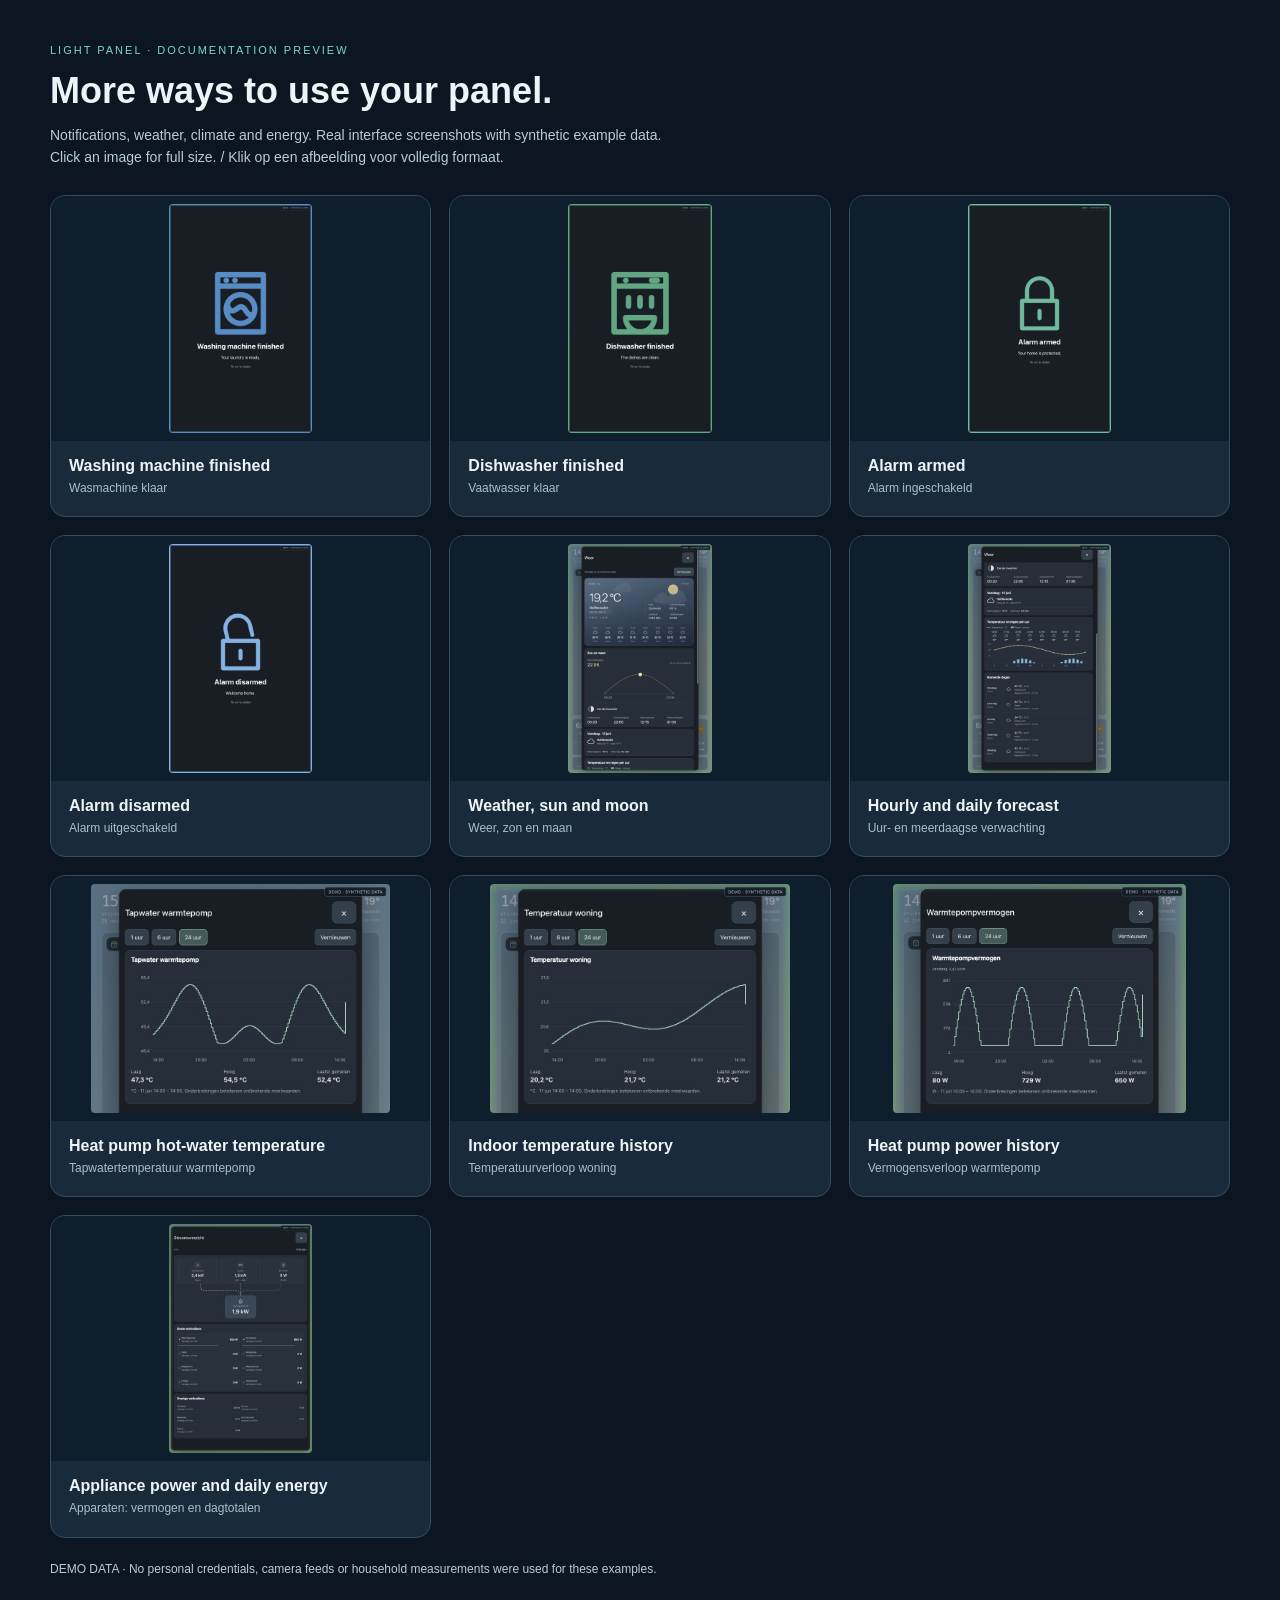
<file: docs/screenshots/index.html>
<!doctype html><html lang="en"><meta charset="utf-8"><meta name="viewport" content="width=device-width,initial-scale=1"><title>Light Panel · screenshot gallery</title><style>*{box-sizing:border-box}body{margin:0;background:#0b1622;color:#edf4f8;font-family:Arial,Helvetica,sans-serif}.wrap{max-width:1240px;margin:auto;padding:40px 30px}small{color:#79d8c2;letter-spacing:2px;font-size:11px}h1{font-size:36px;margin:12px 0}p{color:#b9cbd8;font-size:14px;line-height:1.6;margin:0 0 26px}.grid{display:grid;grid-template-columns:repeat(3,minmax(0,1fr));gap:18px}.card{text-decoration:none;color:inherit;border:1px solid #344d60;background:#192b3b;border-radius:15px;overflow:hidden;display:block}.picture{display:flex;align-items:center;justify-content:center;height:245px;background:#0f1e2c;padding:8px}.picture img{display:block;max-height:100%;max-width:100%;object-fit:contain;border-radius:4px}.card h2{font-size:16px;margin:16px 18px 4px}.card p{font-size:12px;margin:0 18px 18px;color:#a8bfce}.foot{margin-top:22px;font-size:12px}@media(max-width:700px){.grid{grid-template-columns:repeat(2,minmax(0,1fr))}.wrap{padding:24px 15px}.picture{height:210px}}@media(max-width:430px){.grid{grid-template-columns:1fr}}</style><main class="wrap"><small>LIGHT PANEL · DOCUMENTATION PREVIEW</small><h1>More ways to use your panel.</h1><p>Notifications, weather, climate and energy. Real interface screenshots with synthetic example data.<br>Click an image for full size. / Klik op een afbeelding voor volledig formaat.</p><div class="grid"><a class="card" href="washer-finished.jpg"><span class="picture"><img src="washer-finished.jpg" alt="Washing machine finished"></span><h2>Washing machine finished</h2><p>Wasmachine klaar</p></a><a class="card" href="dishwasher-finished.jpg"><span class="picture"><img src="dishwasher-finished.jpg" alt="Dishwasher finished"></span><h2>Dishwasher finished</h2><p>Vaatwasser klaar</p></a><a class="card" href="alarm-armed.jpg"><span class="picture"><img src="alarm-armed.jpg" alt="Alarm armed"></span><h2>Alarm armed</h2><p>Alarm ingeschakeld</p></a><a class="card" href="alarm-disarmed.jpg"><span class="picture"><img src="alarm-disarmed.jpg" alt="Alarm disarmed"></span><h2>Alarm disarmed</h2><p>Alarm uitgeschakeld</p></a><a class="card" href="weather.jpg"><span class="picture"><img src="weather.jpg" alt="Weather, sun and moon"></span><h2>Weather, sun and moon</h2><p>Weer, zon en maan</p></a><a class="card" href="weather-forecast.jpg"><span class="picture"><img src="weather-forecast.jpg" alt="Hourly and daily forecast"></span><h2>Hourly and daily forecast</h2><p>Uur- en meerdaagse verwachting</p></a><a class="card" href="heatpump-hot-water.jpg"><span class="picture"><img src="heatpump-hot-water.jpg" alt="Heat pump hot-water temperature"></span><h2>Heat pump hot-water temperature</h2><p>Tapwatertemperatuur warmtepomp</p></a><a class="card" href="indoor-temperature.jpg"><span class="picture"><img src="indoor-temperature.jpg" alt="Indoor temperature history"></span><h2>Indoor temperature history</h2><p>Temperatuurverloop woning</p></a><a class="card" href="heatpump-power.jpg"><span class="picture"><img src="heatpump-power.jpg" alt="Heat pump power history"></span><h2>Heat pump power history</h2><p>Vermogensverloop warmtepomp</p></a><a class="card" href="appliance-energy.jpg"><span class="picture"><img src="appliance-energy.jpg" alt="Appliance power and daily energy"></span><h2>Appliance power and daily energy</h2><p>Apparaten: vermogen en dagtotalen</p></a></div><p class="foot">DEMO DATA · No personal credentials, camera feeds or household measurements were used for these examples.</p></main></html>
</file>
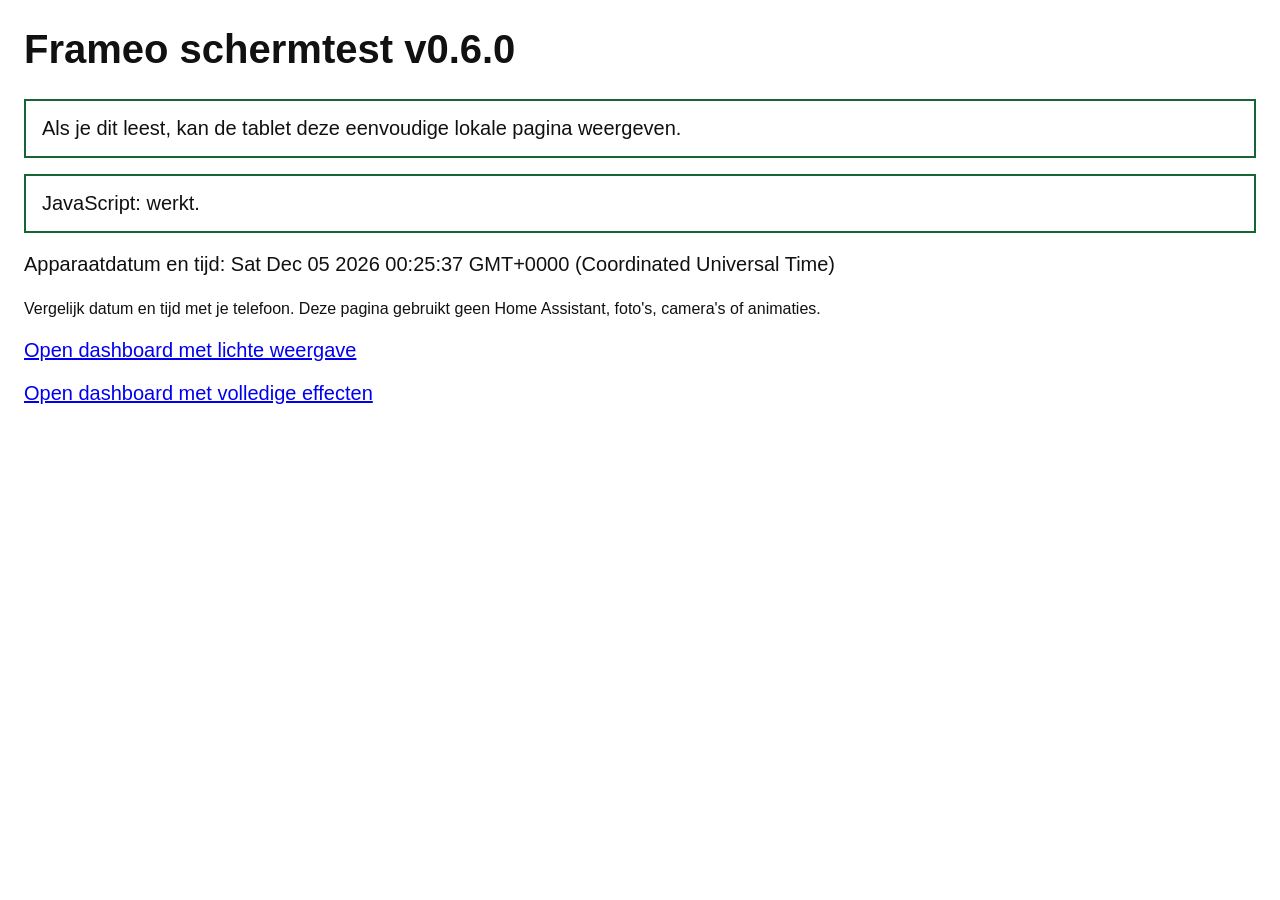
<file: static/check.html>
<!doctype html><html lang="nl"><head><meta charset="utf-8"><meta name="viewport" content="width=device-width,initial-scale=1"><title>Frameo schermtest v0.6.0</title><style>body{margin:24px;background:#fff;color:#111;font:20px sans-serif}section{padding:16px;border:2px solid #166534;margin:16px 0}a{display:block;margin:20px 0}small{font-size:16px}</style></head><body><h1>Frameo schermtest v0.6.0</h1><section>Als je dit leest, kan de tablet deze eenvoudige lokale pagina weergeven.</section><section id="js">JavaScript: nog niet uitgevoerd.</section><p id="date"></p><small>Vergelijk datum en tijd met je telefoon. Deze pagina gebruikt geen Home Assistant, foto's, camera's of animaties.</small><a href="/?lite=1">Open dashboard met lichte weergave</a><a href="/?lite=0">Open dashboard met volledige effecten</a><script>document.getElementById('js').textContent='JavaScript: werkt.';document.getElementById('date').textContent='Apparaatdatum en tijd: '+new Date().toString();</script></body></html>
</file>
